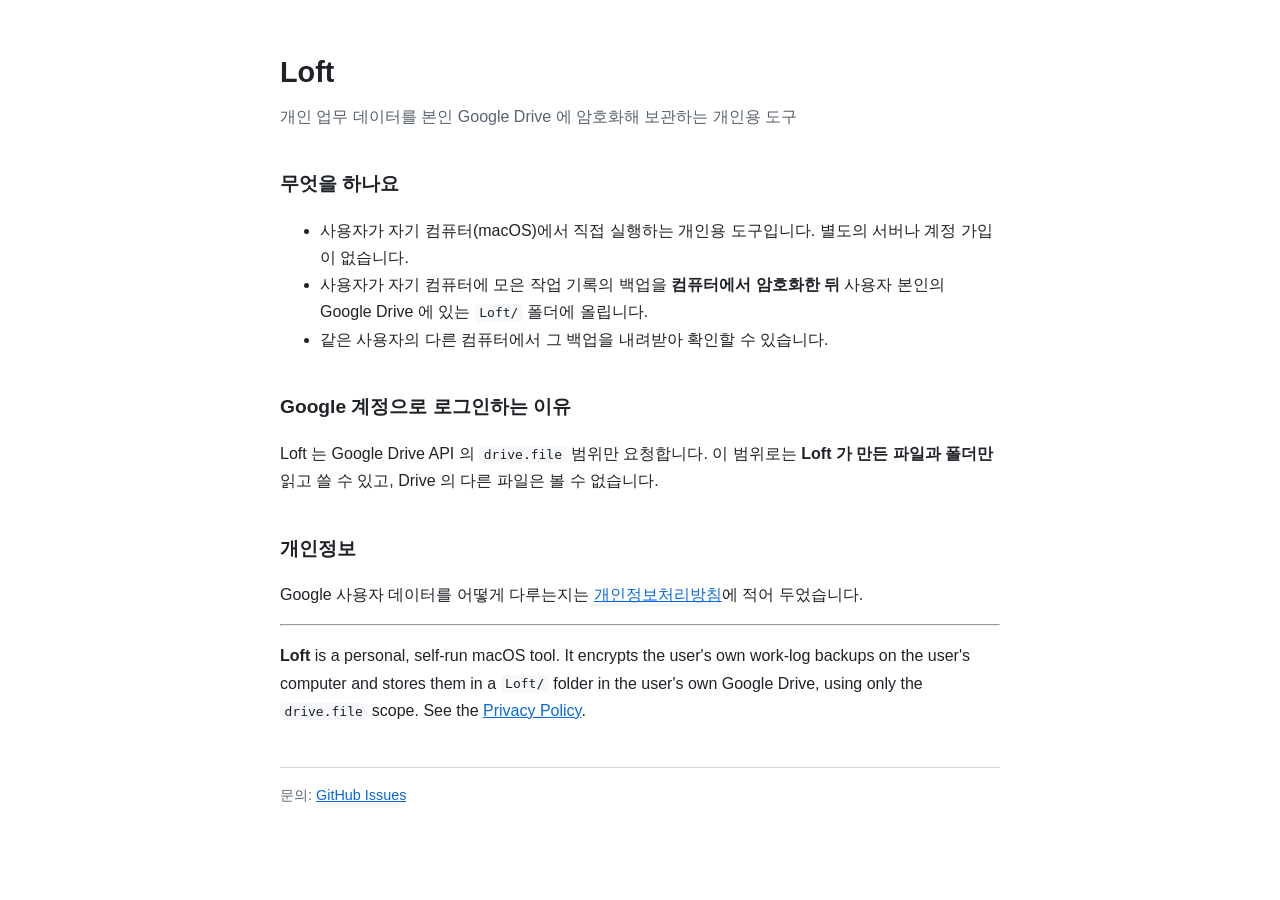
<file: index.html>
<!doctype html>
<html lang="ko">
<head>
<meta charset="utf-8">
<meta name="viewport" content="width=device-width, initial-scale=1">
<title>Loft</title>
<link rel="stylesheet" href="style.css">
</head>
<body>
<h1>Loft</h1>
<p class="sub">개인 업무 데이터를 본인 Google Drive 에 암호화해 보관하는 개인용 도구</p>

<h2>무엇을 하나요</h2>
<ul>
  <li>사용자가 자기 컴퓨터(macOS)에서 직접 실행하는 개인용 도구입니다. 별도의 서버나 계정 가입이 없습니다.</li>
  <li>사용자가 자기 컴퓨터에 모은 작업 기록의 백업을 <strong>컴퓨터에서 암호화한 뒤</strong> 사용자 본인의 Google Drive 에 있는 <code>Loft/</code> 폴더에 올립니다.</li>
  <li>같은 사용자의 다른 컴퓨터에서 그 백업을 내려받아 확인할 수 있습니다.</li>
</ul>

<h2>Google 계정으로 로그인하는 이유</h2>
<p>Loft 는 Google Drive API 의 <code>drive.file</code> 범위만 요청합니다. 이 범위로는 <strong>Loft 가 만든 파일과 폴더만</strong> 읽고 쓸 수 있고, Drive 의 다른 파일은 볼 수 없습니다.</p>

<h2>개인정보</h2>
<p>Google 사용자 데이터를 어떻게 다루는지는 <a href="privacy.html">개인정보처리방침</a>에 적어 두었습니다.</p>

<hr>
<p lang="en"><strong>Loft</strong> is a personal, self-run macOS tool. It encrypts the user's own work-log backups on the user's computer and stores them in a <code>Loft/</code> folder in the user's own Google Drive, using only the <code>drive.file</code> scope. See the <a href="privacy.html">Privacy Policy</a>.</p>

<footer>문의: <a href="https://github.com/Lyumine/loft-site/issues">GitHub Issues</a></footer>
</body>
</html>
</file>
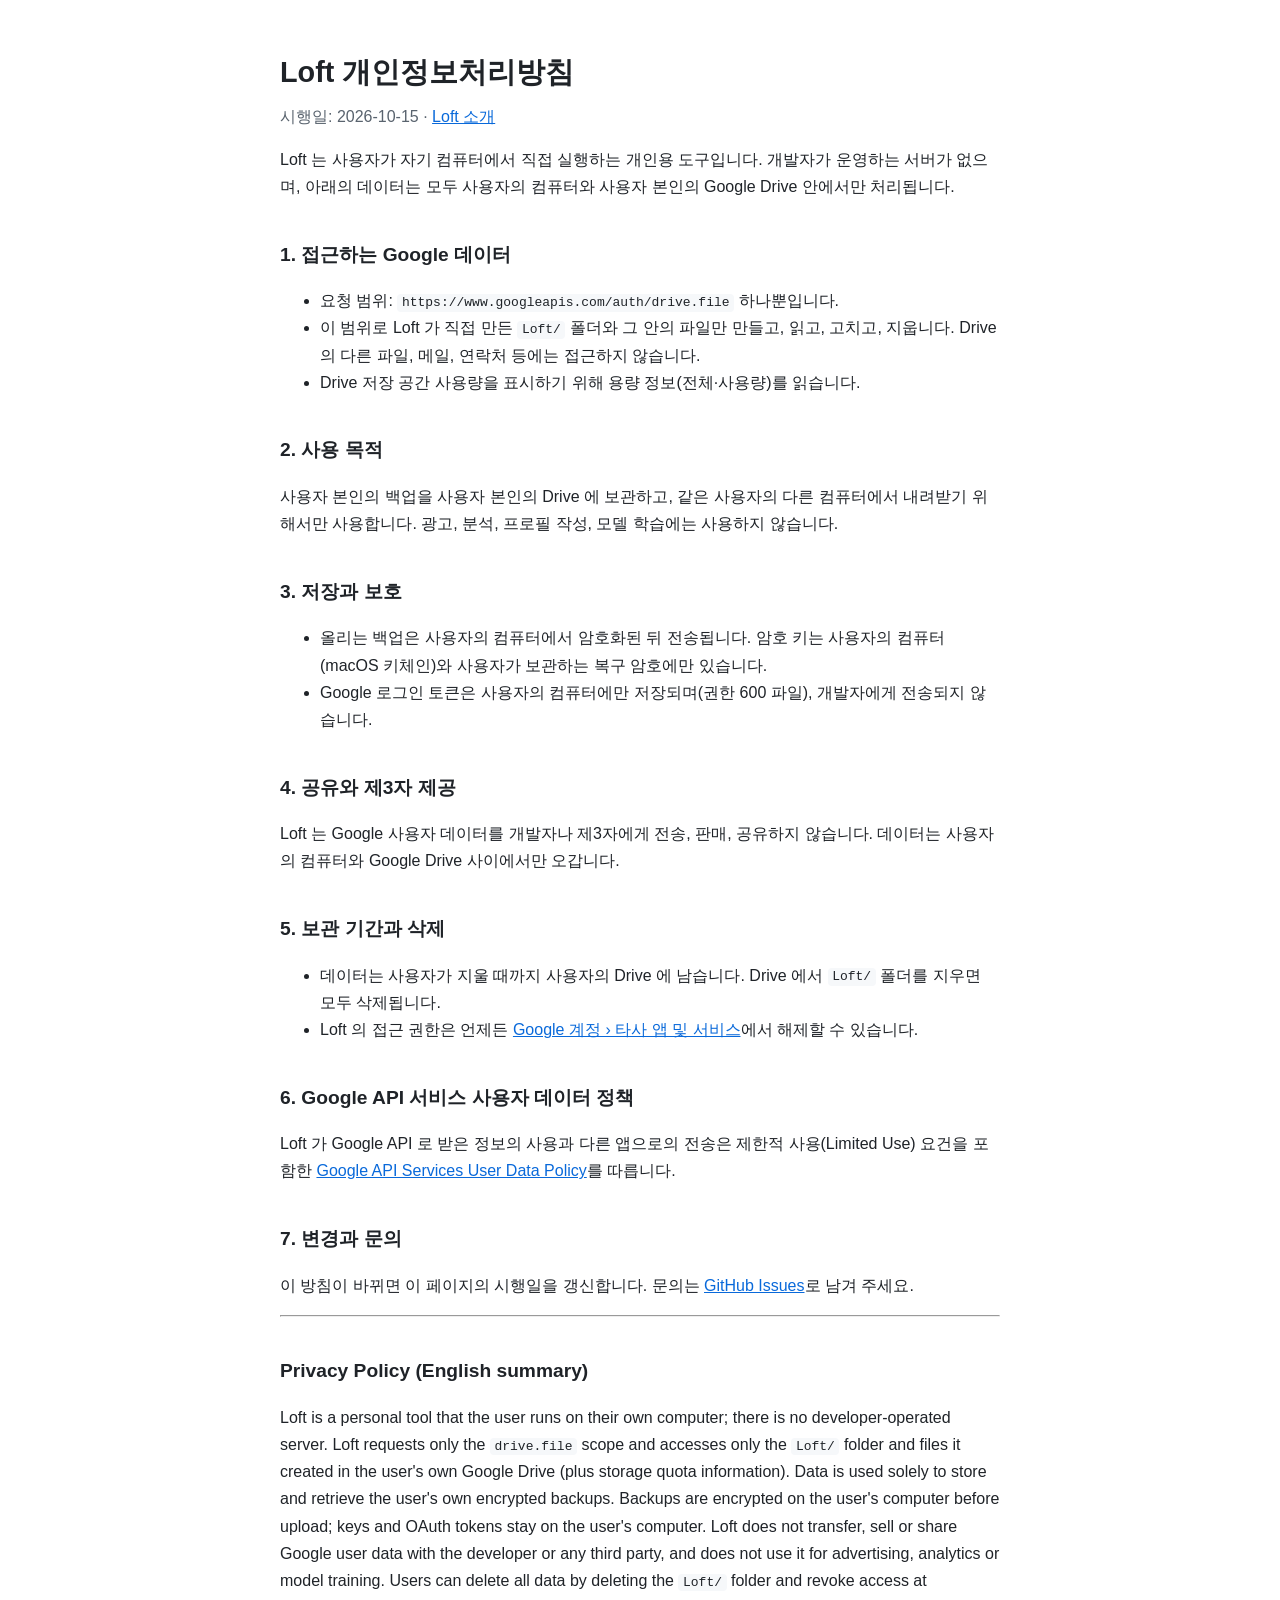
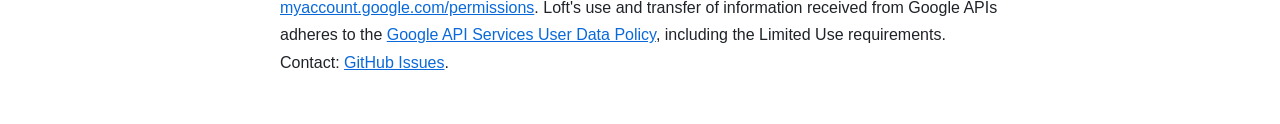
<file: privacy.html>
<!doctype html>
<html lang="ko">
<head>
<meta charset="utf-8">
<meta name="viewport" content="width=device-width, initial-scale=1">
<title>Loft 개인정보처리방침</title>
<link rel="stylesheet" href="style.css">
</head>
<body>
<h1>Loft 개인정보처리방침</h1>
<p class="sub">시행일: 2026-10-15 · <a href="./">Loft 소개</a></p>

<p>Loft 는 사용자가 자기 컴퓨터에서 직접 실행하는 개인용 도구입니다. 개발자가 운영하는 서버가 없으며, 아래의 데이터는 모두 사용자의 컴퓨터와 사용자 본인의 Google Drive 안에서만 처리됩니다.</p>

<h2>1. 접근하는 Google 데이터</h2>
<ul>
  <li>요청 범위: <code>https://www.googleapis.com/auth/drive.file</code> 하나뿐입니다.</li>
  <li>이 범위로 Loft 가 직접 만든 <code>Loft/</code> 폴더와 그 안의 파일만 만들고, 읽고, 고치고, 지웁니다. Drive 의 다른 파일, 메일, 연락처 등에는 접근하지 않습니다.</li>
  <li>Drive 저장 공간 사용량을 표시하기 위해 용량 정보(전체·사용량)를 읽습니다.</li>
</ul>

<h2>2. 사용 목적</h2>
<p>사용자 본인의 백업을 사용자 본인의 Drive 에 보관하고, 같은 사용자의 다른 컴퓨터에서 내려받기 위해서만 사용합니다. 광고, 분석, 프로필 작성, 모델 학습에는 사용하지 않습니다.</p>

<h2>3. 저장과 보호</h2>
<ul>
  <li>올리는 백업은 사용자의 컴퓨터에서 암호화된 뒤 전송됩니다. 암호 키는 사용자의 컴퓨터(macOS 키체인)와 사용자가 보관하는 복구 암호에만 있습니다.</li>
  <li>Google 로그인 토큰은 사용자의 컴퓨터에만 저장되며(권한 600 파일), 개발자에게 전송되지 않습니다.</li>
</ul>

<h2>4. 공유와 제3자 제공</h2>
<p>Loft 는 Google 사용자 데이터를 개발자나 제3자에게 전송, 판매, 공유하지 않습니다. 데이터는 사용자의 컴퓨터와 Google Drive 사이에서만 오갑니다.</p>

<h2>5. 보관 기간과 삭제</h2>
<ul>
  <li>데이터는 사용자가 지울 때까지 사용자의 Drive 에 남습니다. Drive 에서 <code>Loft/</code> 폴더를 지우면 모두 삭제됩니다.</li>
  <li>Loft 의 접근 권한은 언제든 <a href="https://myaccount.google.com/permissions">Google 계정 › 타사 앱 및 서비스</a>에서 해제할 수 있습니다.</li>
</ul>

<h2>6. Google API 서비스 사용자 데이터 정책</h2>
<p>Loft 가 Google API 로 받은 정보의 사용과 다른 앱으로의 전송은 제한적 사용(Limited Use) 요건을 포함한 <a href="https://developers.google.com/terms/api-services-user-data-policy">Google API Services User Data Policy</a>를 따릅니다.</p>

<h2>7. 변경과 문의</h2>
<p>이 방침이 바뀌면 이 페이지의 시행일을 갱신합니다. 문의는 <a href="https://github.com/Lyumine/loft-site/issues">GitHub Issues</a>로 남겨 주세요.</p>

<hr>
<div lang="en">
<h2>Privacy Policy (English summary)</h2>
<p>Loft is a personal tool that the user runs on their own computer; there is no developer-operated server. Loft requests only the <code>drive.file</code> scope and accesses only the <code>Loft/</code> folder and files it created in the user's own Google Drive (plus storage quota information). Data is used solely to store and retrieve the user's own encrypted backups. Backups are encrypted on the user's computer before upload; keys and OAuth tokens stay on the user's computer. Loft does not transfer, sell or share Google user data with the developer or any third party, and does not use it for advertising, analytics or model training. Users can delete all data by deleting the <code>Loft/</code> folder and revoke access at <a href="https://myaccount.google.com/permissions">myaccount.google.com/permissions</a>. Loft's use and transfer of information received from Google APIs adheres to the <a href="https://developers.google.com/terms/api-services-user-data-policy">Google API Services User Data Policy</a>, including the Limited Use requirements. Contact: <a href="https://github.com/Lyumine/loft-site/issues">GitHub Issues</a>.</p>
</div>
</body>
</html>
</file>
<file: style.css>
body{font-family:-apple-system,BlinkMacSystemFont,"Apple SD Gothic Neo","Segoe UI",sans-serif;max-width:720px;margin:48px auto;padding:0 20px;line-height:1.7;color:#1f2328}
h1{font-size:1.8em;margin-bottom:.2em}h2{font-size:1.2em;margin-top:2em}
.sub{color:#59636e;margin-top:0}code{background:#f6f8fa;padding:.1em .35em;border-radius:4px}
footer{margin-top:3em;padding-top:1em;border-top:1px solid #d1d9e0;color:#59636e;font-size:.9em}
a{color:#0969da}
</file>
